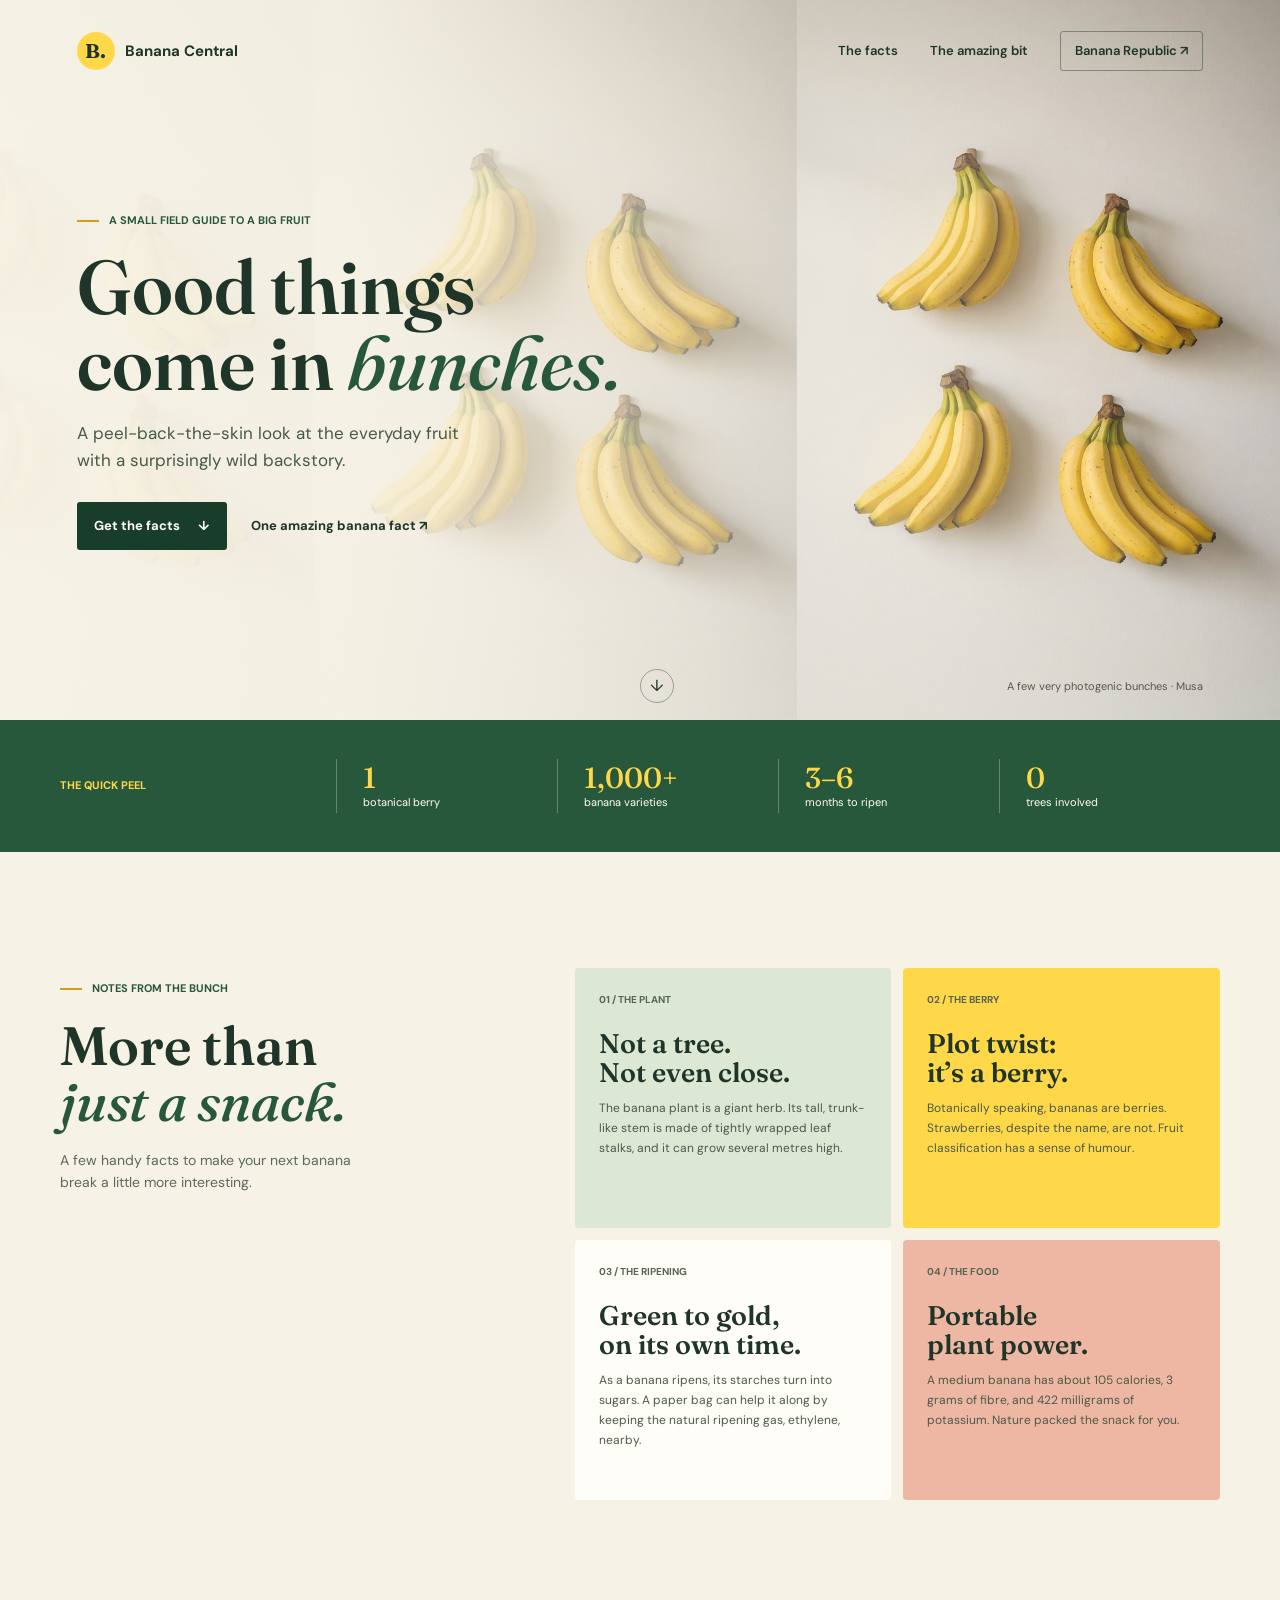
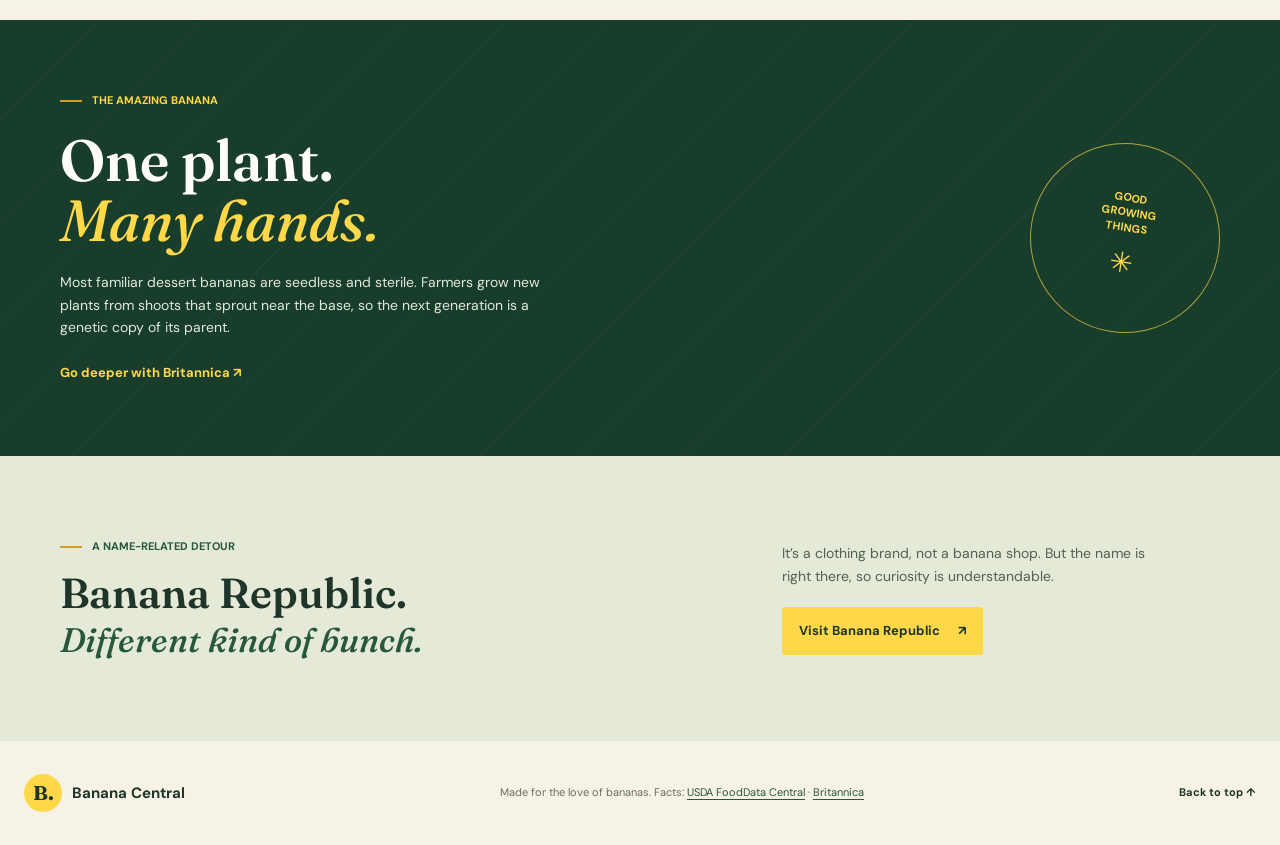
<file: index.html>
<!DOCTYPE html>
<html lang="en">
<head>
    <meta charset="UTF-8">
    <meta name="viewport" content="width=device-width, initial-scale=1.0">
    <meta name="theme-color" content="#f6f2e5">
    <meta name="description" content="A bright little field guide to bananas: how they grow, what is inside, and a few surprising facts.">
    <title>Banana Central — A Field Guide to Bananas</title>
    <link rel="preconnect" href="https://fonts.googleapis.com">
    <link rel="preconnect" href="https://fonts.gstatic.com" crossorigin>
    <link href="https://fonts.googleapis.com/css2?family=DM+Sans:wght@400;500;600;700&family=Fraunces:opsz,wght@9..144,500;9..144,600;9..144,700&display=swap" rel="stylesheet">
    <link rel="stylesheet" href="style.css">
</head>
<body>
    <header class="hero" id="top">
        <nav class="site-nav" aria-label="Main navigation">
            <a class="wordmark" href="#top" aria-label="Banana Central home"><span class="mark" aria-hidden="true">B.</span> Banana Central</a>
            <div class="nav-links">
                <a href="#field-notes">The facts</a>
                <a href="#amazing">The amazing bit</a>
                <a class="nav-escape" href="https://bananarepublic.gapcanada.ca/" target="_blank" rel="noopener noreferrer">Banana Republic <span aria-hidden="true">↗</span></a>
            </div>
        </nav>

        <div class="hero-copy">
            <p class="eyebrow"><span></span> A small field guide to a big fruit</p>
            <h1>Good things<br>come in <em>bunches.</em></h1>
            <p class="hero-intro">A peel-back-the-skin look at the everyday fruit with a surprisingly wild backstory.</p>
            <div class="hero-actions">
                <a class="button button-dark" href="#field-notes">Get the facts <span aria-hidden="true">↓</span></a>
                <a class="text-link" href="#amazing">One amazing banana fact <span aria-hidden="true">↗</span></a>
            </div>
        </div>
        <p class="photo-note">A few very photogenic bunches · Musa</p>
        <a class="scroll-cue" href="#field-notes" aria-label="Scroll to banana facts">↓</a>
    </header>

    <main>
        <section class="fact-band" aria-label="Banana quick facts">
            <div class="fact-band-inner">
                <p class="band-label">The quick peel</p>
                <p><strong>1</strong><span>botanical berry</span></p>
                <p><strong>1,000+</strong><span>banana varieties</span></p>
                <p><strong>3–6</strong><span>months to ripen</span></p>
                <p><strong>0</strong><span>trees involved</span></p>
            </div>
        </section>

        <section class="field-notes section-wrap" id="field-notes">
            <div class="section-heading">
                <p class="eyebrow"><span></span> Notes from the bunch</p>
                <h2>More than<br><em>just a snack.</em></h2>
                <p class="section-intro">A few handy facts to make your next banana break a little more interesting.</p>
            </div>
            <div class="notes-grid">
                <article class="note note-green">
                    <span class="note-number">01 / THE PLANT</span>
                    <h3>Not a tree.<br>Not even close.</h3>
                    <p>The banana plant is a giant herb. Its tall, trunk-like stem is made of tightly wrapped leaf stalks, and it can grow several metres high.</p>
                </article>
                <article class="note note-yellow">
                    <span class="note-number">02 / THE BERRY</span>
                    <h3>Plot twist:<br>it’s a berry.</h3>
                    <p>Botanically speaking, bananas are berries. Strawberries, despite the name, are not. Fruit classification has a sense of humour.</p>
                </article>
                <article class="note note-white">
                    <span class="note-number">03 / THE RIPENING</span>
                    <h3>Green to gold,<br>on its own time.</h3>
                    <p>As a banana ripens, its starches turn into sugars. A paper bag can help it along by keeping the natural ripening gas, ethylene, nearby.</p>
                </article>
                <article class="note note-pink">
                    <span class="note-number">04 / THE FOOD</span>
                    <h3>Portable<br>plant power.</h3>
                    <p>A medium banana has about 105 calories, 3 grams of fibre, and 422 milligrams of potassium. Nature packed the snack for you.</p>
                </article>
            </div>
        </section>

        <section class="amazing" id="amazing">
            <div class="amazing-content">
                <p class="eyebrow eyebrow-light"><span></span> The amazing banana</p>
                <h2>One plant.<br><em>Many hands.</em></h2>
                <p>Most familiar dessert bananas are seedless and sterile. Farmers grow new plants from shoots that sprout near the base, so the next generation is a genetic copy of its parent.</p>
                <a class="light-link" href="https://www.britannica.com/plant/banana-plant" target="_blank" rel="noopener noreferrer">Go deeper with Britannica <span aria-hidden="true">↗</span></a>
            </div>
            <div class="amazing-stamp" aria-hidden="true"><span>GOOD<br>GROWING<br>THINGS</span><b>✳</b></div>
        </section>

        <section class="republic section-wrap" aria-labelledby="republic-title">
            <div>
                <p class="eyebrow"><span></span> A name-related detour</p>
                <h2 id="republic-title">Banana Republic.<br><em>Different kind of bunch.</em></h2>
            </div>
            <div class="republic-cta">
                <p>It’s a clothing brand, not a banana shop. But the name is right there, so curiosity is understandable.</p>
                <a class="button button-yellow" href="https://bananarepublic.gapcanada.ca/" target="_blank" rel="noopener noreferrer">Visit Banana Republic <span aria-hidden="true">↗</span></a>
            </div>
        </section>
    </main>

    <footer class="site-footer">
        <a class="wordmark" href="#top"><span class="mark" aria-hidden="true">B.</span> Banana Central</a>
        <p>Made for the love of bananas. Facts: <a href="https://fdc.nal.usda.gov/" target="_blank" rel="noopener noreferrer">USDA FoodData Central</a> · <a href="https://www.britannica.com/plant/banana-plant" target="_blank" rel="noopener noreferrer">Britannica</a></p>
        <a class="back-top" href="#top">Back to top ↑</a>
    </footer>
</body>
</html>
</file>
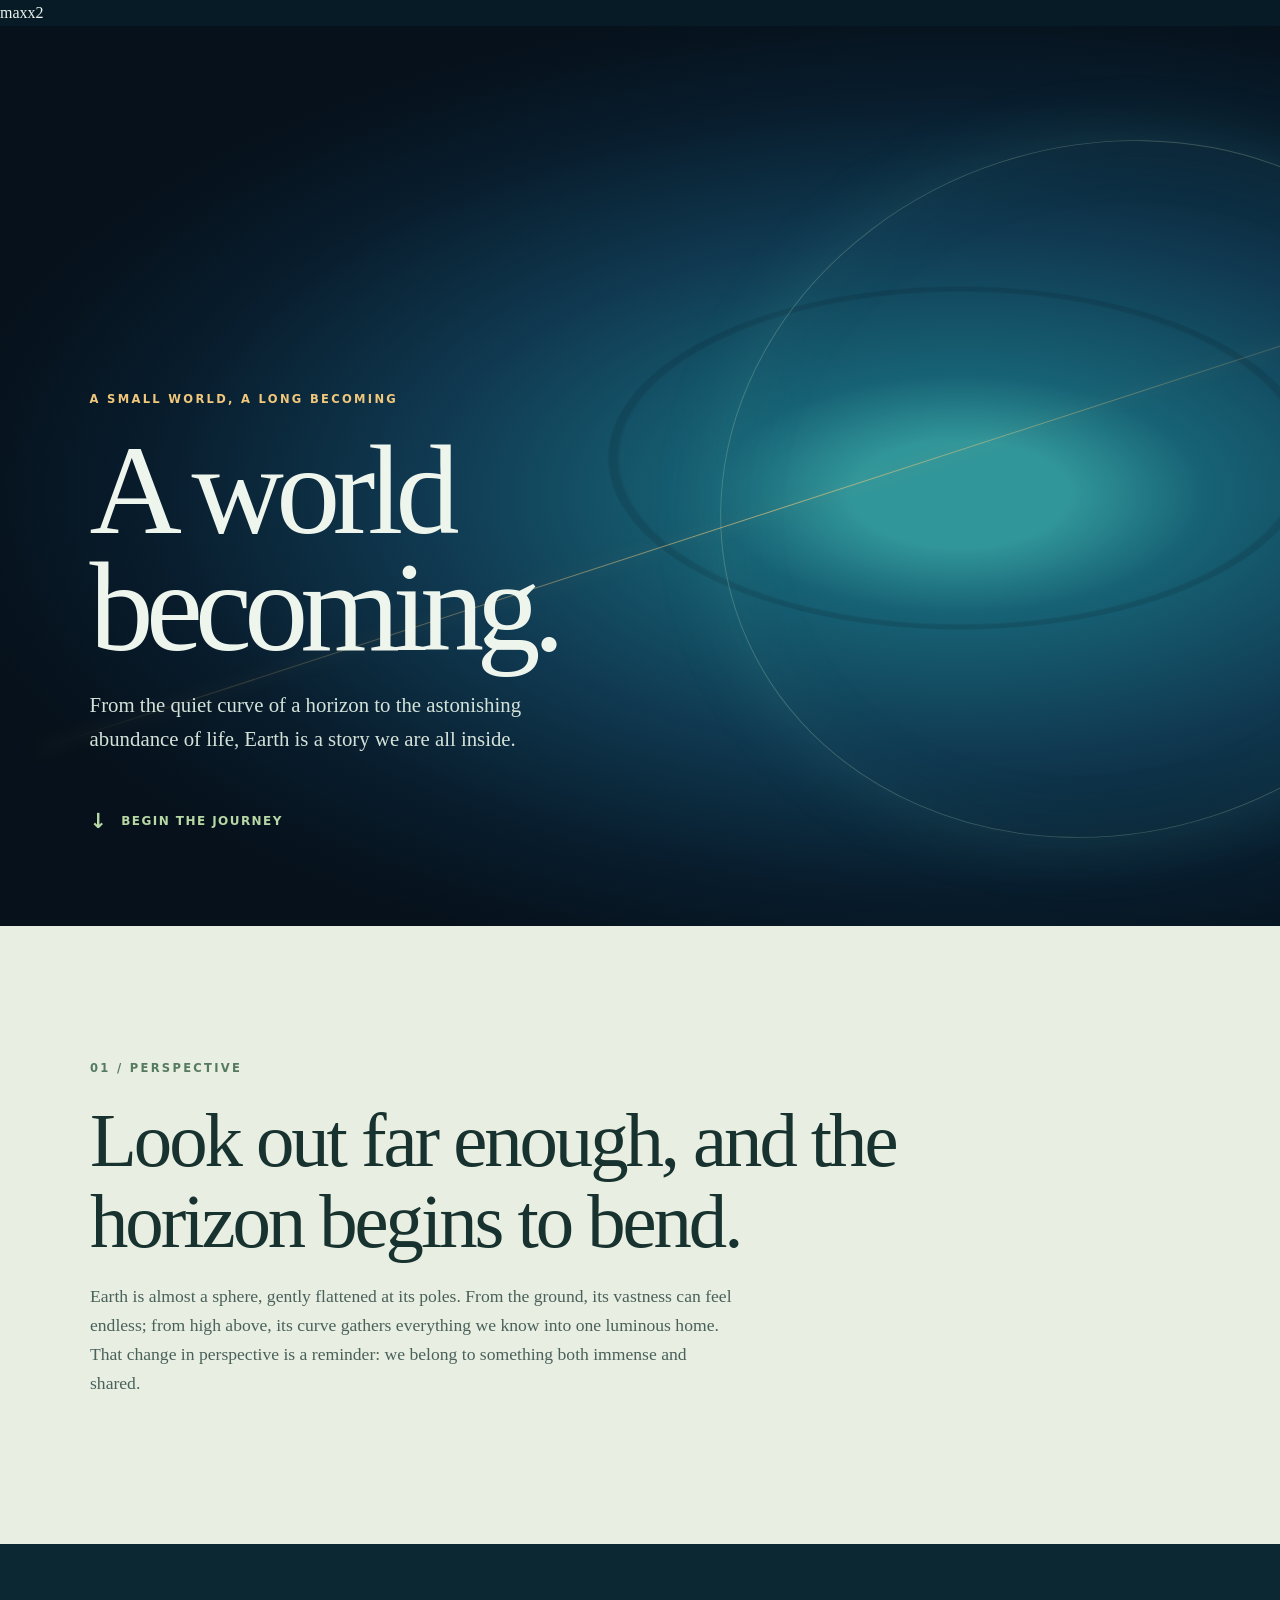
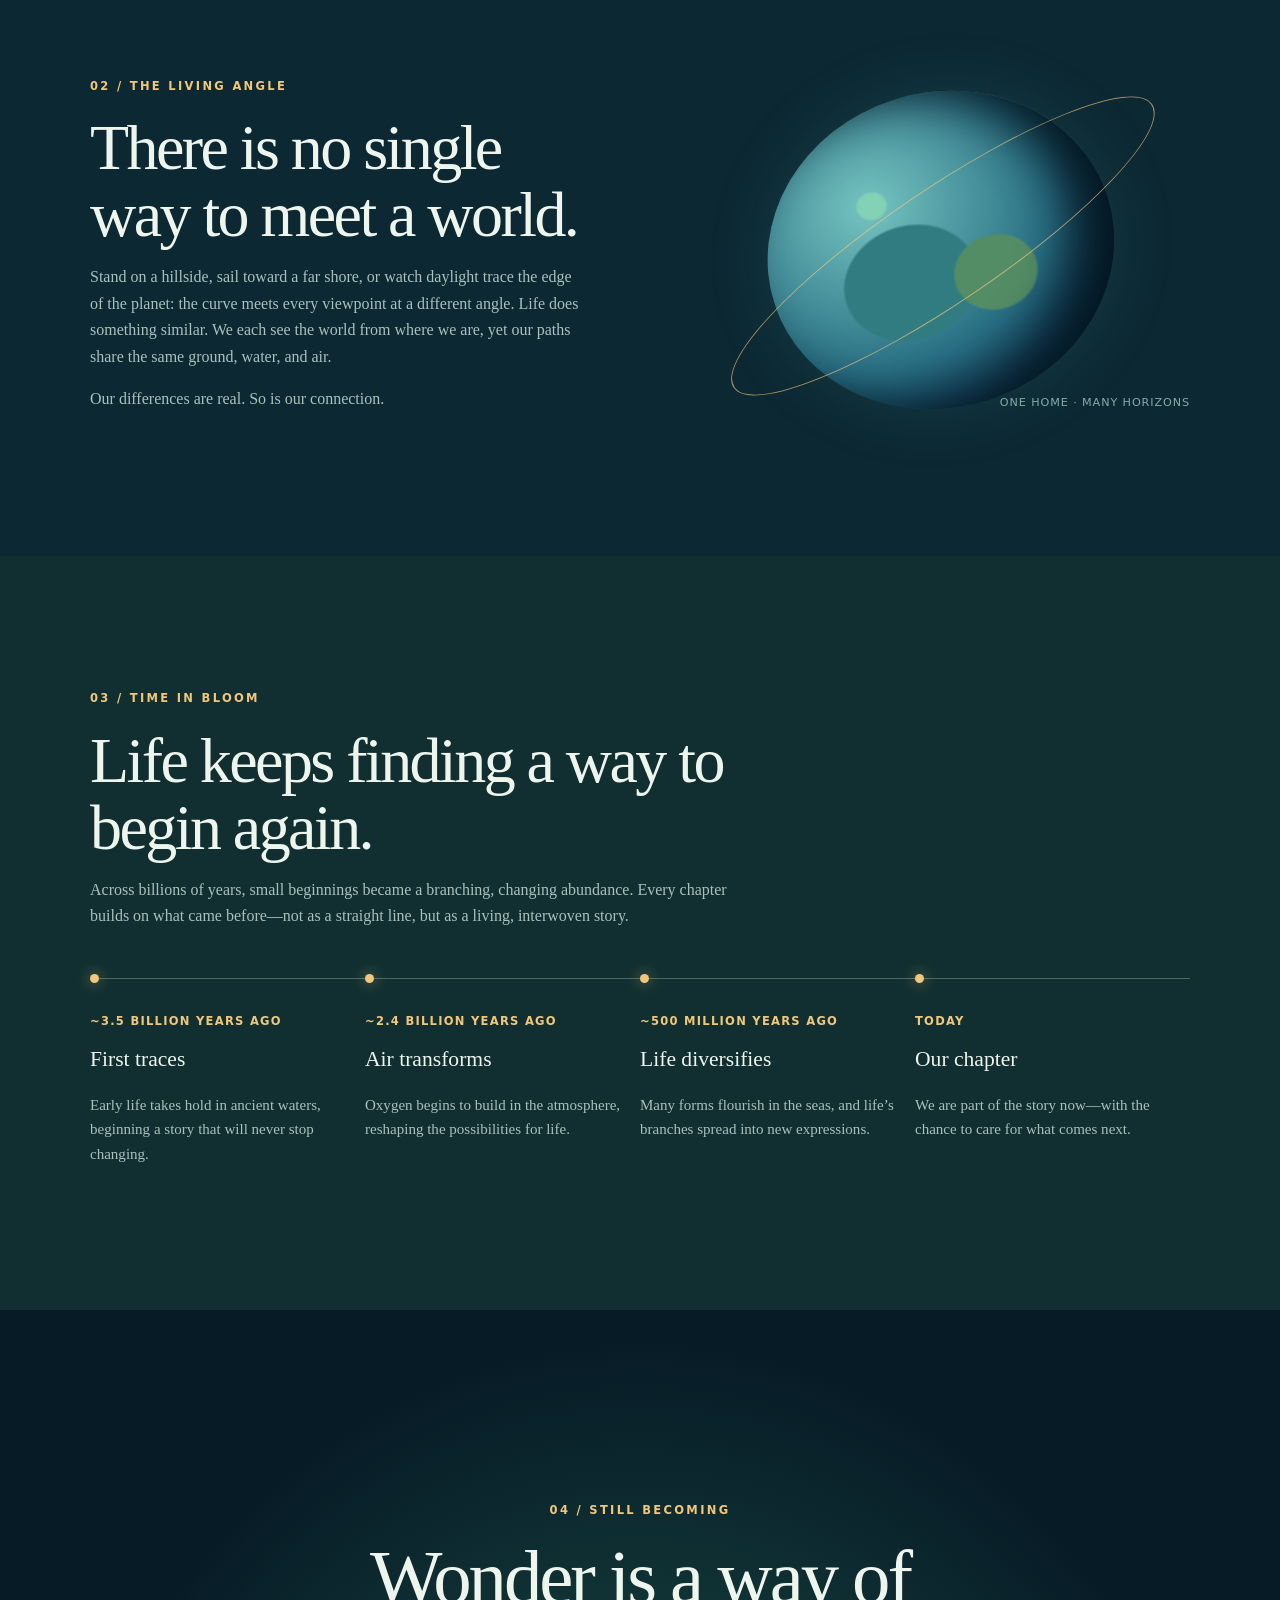
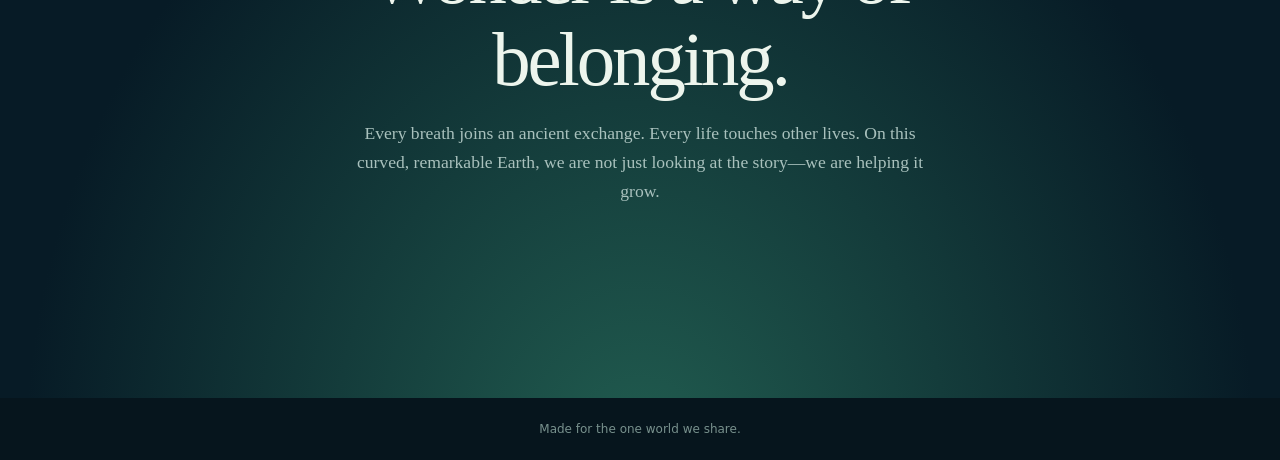
<file: maxx2.html>
<!doctype html>
<html lang="en">
<head>maxx2
	<meta charset="utf-8">
	<meta name="viewport" content="width=device-width, initial-scale=1">
	<meta name="theme-color" content="#071b26">
	<title>A World Becoming — Earth, Life & Time</title>
	<style>
		:root {
			color-scheme: dark;
			--ink: #edf5ed;
			--muted: #a9c1bd;
			--sea: #071b26;
			--green: #b7d7a4;
			--gold: #f0c77b;
		}
		* { box-sizing: border-box; }
		html { scroll-behavior: smooth; }
		body {
			margin: 0;
			color: var(--ink);
			background: var(--sea);
			font-family: Georgia, "Times New Roman", serif;
			line-height: 1.65;
		}
		a { color: inherit; }
		.hero {
			min-height: 100svh;
			position: relative;
			display: grid;
			align-items: end;
			overflow: hidden;
			padding: clamp(2rem, 7vw, 7rem);
			background:
				radial-gradient(ellipse at 75% 48%, transparent 0 25%, rgba(3, 12, 19, .14) 25.3% 25.8%, transparent 26%),
				radial-gradient(ellipse at 75% 52%, #31969a 0 8%, #176275 18%, #103a52 39%, #081c2c 60%, #06111b 75%);
		}
		.hero::before {
			content: "";
			position: absolute;
			width: min(80vw, 780px);
			aspect-ratio: 1;
			border-radius: 50%;
			top: 8%; right: -17%;
			border: 1px solid rgba(201, 233, 204, .25);
			box-shadow: 0 0 80px rgba(90, 197, 181, .12), inset 0 0 80px rgba(90, 197, 181, .08);
			transform: rotate(-18deg) scaleY(.88);
		}
		.hero::after {
			content: "";
			position: absolute;
			width: 120%; height: 1px;
			right: -20%; top: 54%;
			background: linear-gradient(90deg, transparent, rgba(240, 199, 123, .65), transparent);
			transform: rotate(-18deg);
			box-shadow: 0 0 18px rgba(240, 199, 123, .45);
		}
		.hero-copy { position: relative; z-index: 1; max-width: 720px; }
		.eyebrow, .section-label {
			color: var(--gold);
			font: 600 .72rem/1.4 system-ui, sans-serif;
			letter-spacing: .2em;
			text-transform: uppercase;
		}
		h1 { font-size: clamp(3.6rem, 10vw, 8rem); line-height: .92; font-weight: 400; letter-spacing: -.06em; margin: 1.3rem 0; }
		.hero p { color: #d3e2d9; max-width: 490px; font-size: clamp(1.05rem, 2vw, 1.3rem); }
		.scroll { display: inline-flex; gap: .8rem; align-items: center; margin-top: 2rem; color: var(--green); text-decoration: none; font: 600 .75rem system-ui, sans-serif; letter-spacing: .12em; text-transform: uppercase; }
		.scroll::before { content: "↓"; font-size: 1.3rem; }
		main { overflow: hidden; }
		section { padding: clamp(4.5rem, 10vw, 9rem) max(7vw, calc((100vw - 1100px) / 2)); }
		.intro { background: #e8eee1; color: #18332f; }
		.intro .section-label { color: #557a62; }
		.intro h2, .closing h2 { max-width: 850px; margin: 1.2rem 0; font-size: clamp(2.4rem, 6vw, 5.2rem); line-height: 1.06; font-weight: 400; letter-spacing: -.04em; }
		.intro p { max-width: 650px; color: #49615a; font-size: 1.1rem; }
		.curve { background: #0c2833; position: relative; }
		.curve-grid { display: grid; grid-template-columns: 1fr 1fr; gap: clamp(2rem, 8vw, 7rem); align-items: center; }
		.curve h2, .timeline h2 { font-size: clamp(2.5rem, 5vw, 4.5rem); line-height: 1.05; font-weight: 400; letter-spacing: -.04em; margin: 1rem 0; }
		.curve p, .timeline p { color: var(--muted); }
		.orbit-art { min-height: 340px; position: relative; display: grid; place-items: center; }
		.orbit {
			width: min(70vw, 350px); aspect-ratio: 1; border-radius: 50%;
			background: radial-gradient(circle at 35% 30%, #83d2b5 0 4%, transparent 5%), radial-gradient(ellipse at 63% 62%, #538d66 0 13%, transparent 14%), radial-gradient(ellipse at 39% 57%, #317c80 0 22%, transparent 23%), radial-gradient(circle at 34% 30%, #75c4c0, #286e83 55%, #123a55 75%);
			box-shadow: inset -35px -10px 55px #041722, 0 0 70px rgba(95, 191, 176, .13);
			transform: rotate(-18deg) scaleY(.9);
		}
		.orbit::after { content: ""; position: absolute; width: 145%; height: 35%; left: -22%; top: 31%; border: 1px solid rgba(241, 199, 123, .7); border-radius: 50%; transform: rotate(-18deg); }
		.caption { position: absolute; bottom: 1rem; right: 0; color: #87aaa8; font: .7rem system-ui, sans-serif; letter-spacing: .08em; }
		.timeline { background: #112f31; }
		.timeline-intro { max-width: 650px; margin-bottom: 3rem; }
		.steps { display: grid; grid-template-columns: repeat(4, 1fr); border-top: 1px solid rgba(183, 215, 164, .35); }
		.step { padding: 1.5rem 1.2rem 0 0; position: relative; }
		.step::before { content: ""; display: block; width: 9px; height: 9px; border-radius: 50%; background: var(--gold); margin-top: -1.82rem; margin-bottom: 1.5rem; box-shadow: 0 0 14px rgba(240, 199, 123, .6); }
		.step time { color: var(--gold); font: 600 .72rem system-ui, sans-serif; letter-spacing: .11em; text-transform: uppercase; }
		.step h3 { font-size: 1.35rem; font-weight: 400; margin: .55rem 0; }
		.step p { font-size: .94rem; }
		.closing { text-align: center; background: radial-gradient(ellipse at 50% 110%, #215d50, #071b26 68%); padding-block: clamp(6rem, 15vw, 12rem); }
		.closing .section-label { display: block; }
		.closing h2 { margin-inline: auto; }
		.closing p { max-width: 570px; margin: 0 auto; color: var(--muted); font-size: 1.1rem; }
		footer { padding: 1.5rem; text-align: center; color: #78918d; font: .75rem system-ui, sans-serif; background: #06151d; }
		@media (max-width: 700px) {
			.hero { min-height: 90svh; }
			.hero::before { width: 100vw; top: 10%; right: -45%; }
			.curve-grid { grid-template-columns: 1fr; }
			.orbit-art { min-height: 290px; }
			.steps { grid-template-columns: 1fr 1fr; row-gap: 2.5rem; }
			.step { padding-right: 1rem; }
		}
		@media (prefers-reduced-motion: reduce) { html { scroll-behavior: auto; } }
	</style>
</head>
<body>
	<header class="hero">
		<div class="hero-copy">
			<span class="eyebrow">A small world, a long becoming</span>
			<h1>A world<br>becoming.</h1>
			<p>From the quiet curve of a horizon to the astonishing abundance of life, Earth is a story we are all inside.</p>
			<a class="scroll" href="#perspective">Begin the journey</a>
		</div>
	</header>

	<main>
		<section class="intro" id="perspective">
			<span class="section-label">01 / Perspective</span>
			<h2>Look out far enough, and the horizon begins to bend.</h2>
			<p>Earth is almost a sphere, gently flattened at its poles. From the ground, its vastness can feel endless; from high above, its curve gathers everything we know into one luminous home. That change in perspective is a reminder: we belong to something both immense and shared.</p>
		</section>

		<section class="curve">
			<div class="curve-grid">
				<div>
					<span class="section-label">02 / The living angle</span>
					<h2>There is no single way to meet a world.</h2>
					<p>Stand on a hillside, sail toward a far shore, or watch daylight trace the edge of the planet: the curve meets every viewpoint at a different angle. Life does something similar. We each see the world from where we are, yet our paths share the same ground, water, and air.</p>
					<p>Our differences are real. So is our connection.</p>
				</div>
				<div class="orbit-art" role="img" aria-label="An illustrated blue-green Earth crossed by a softly glowing horizon line">
					<div class="orbit"></div>
					<span class="caption">ONE HOME · MANY HORIZONS</span>
				</div>
			</div>
		</section>

		<section class="timeline">
			<div class="timeline-intro">
				<span class="section-label">03 / Time in bloom</span>
				<h2>Life keeps finding a way to begin again.</h2>
				<p>Across billions of years, small beginnings became a branching, changing abundance. Every chapter builds on what came before—not as a straight line, but as a living, interwoven story.</p>
			</div>
			<div class="steps">
				<article class="step">
					<time>~3.5 billion years ago</time>
					<h3>First traces</h3>
					<p>Early life takes hold in ancient waters, beginning a story that will never stop changing.</p>
				</article>
				<article class="step">
					<time>~2.4 billion years ago</time>
					<h3>Air transforms</h3>
					<p>Oxygen begins to build in the atmosphere, reshaping the possibilities for life.</p>
				</article>
				<article class="step">
					<time>~500 million years ago</time>
					<h3>Life diversifies</h3>
					<p>Many forms flourish in the seas, and life’s branches spread into new expressions.</p>
				</article>
				<article class="step">
					<time>Today</time>
					<h3>Our chapter</h3>
					<p>We are part of the story now—with the chance to care for what comes next.</p>
				</article>
			</div>
		</section>

		<section class="closing">
			<span class="section-label">04 / Still becoming</span>
			<h2>Wonder is a way of belonging.</h2>
			<p>Every breath joins an ancient exchange. Every life touches other lives. On this curved, remarkable Earth, we are not just looking at the story—we are helping it grow.</p>
		</section>
	</main>
	<footer>Made for the one world we share.</footer>
</body>
</html>
</file>
<file: style.css>
:root {
    color-scheme: light;
    --ink: #203529;
    --leaf: #28583c;
    --leaf-dark: #193d2b;
    --banana: #ffd84a;
    --paper: #f6f2e5;
    --white: #fffdf7;
    --rose: #edb7a3;
    --serif: "Fraunces", Georgia, serif;
    --sans: "DM Sans", sans-serif;
}

* {
    box-sizing: border-box;
}

html {
    scroll-behavior: smooth;
}

body {
    margin: 0;
    background: var(--paper);
    color: var(--ink);
    font-family: var(--sans);
    font-size: 16px;
    line-height: 1.6;
}

a {
    color: inherit;
}

a:focus-visible {
    outline: 3px solid #bc4f38;
    outline-offset: 4px;
}

.hero {
    position: relative;
    display: flex;
    min-height: 720px;
    flex-direction: column;
    overflow: hidden;
    padding: 24px clamp(24px, 6vw, 92px) 0;
    background-color: #e7e1d3;
    background-image:
        linear-gradient(90deg, rgba(246, 242, 229, 0.98) 0%, rgba(246, 242, 229, 0.94) 27%, rgba(246, 242, 229, 0.56) 52%, rgba(246, 242, 229, 0.04) 100%),
        linear-gradient(0deg, rgba(246, 242, 229, 0.32), transparent 28%),
        url("image.png");
    background-position: center, center, right center;
    background-size: cover, cover, auto 100%;
}

.site-nav,
.site-footer {
    display: flex;
    width: min(100%, 1280px);
    align-items: center;
    justify-content: space-between;
    margin: 0 auto;
}

.site-nav {
    min-height: 54px;
}

.wordmark {
    display: inline-flex;
    align-items: center;
    gap: 10px;
    color: var(--ink);
    font-size: 15px;
    font-weight: 700;
    text-decoration: none;
}

.mark {
    display: grid;
    width: 38px;
    height: 38px;
    place-items: center;
    border-radius: 50%;
    background: var(--banana);
    font-family: var(--serif);
    font-size: 20px;
}

.nav-links {
    display: flex;
    align-items: center;
    gap: 32px;
    font-size: 13px;
    font-weight: 600;
}

.nav-links a,
.text-link,
.light-link,
.back-top {
    text-decoration: none;
}

.nav-links a:hover,
.text-link:hover,
.light-link:hover,
.back-top:hover {
    text-decoration: underline;
    text-underline-offset: 4px;
}

.nav-escape {
    padding: 9px 14px;
    border: 1px solid rgba(32, 53, 41, 0.42);
    border-radius: 3px;
}

.hero-copy {
    width: min(620px, 62%);
    margin: auto 0;
    padding: 92px 0 128px;
    animation: arrive 700ms ease-out both;
}

.eyebrow {
    display: flex;
    align-items: center;
    gap: 10px;
    margin: 0 0 20px;
    color: var(--leaf);
    font-size: 11px;
    font-weight: 700;
    text-transform: uppercase;
}

.eyebrow > span {
    width: 22px;
    height: 2px;
    background: #d29d1c;
}

h1,
h2,
h3,
p {
    margin-top: 0;
}

h1,
h2,
h3 {
    font-family: var(--serif);
    font-weight: 600;
    letter-spacing: 0;
}

h1 {
    margin-bottom: 20px;
    font-size: 76px;
    line-height: 0.99;
}

h1 em,
h2 em {
    color: var(--leaf);
    font-weight: 500;
}

.hero-intro {
    max-width: 400px;
    margin-bottom: 28px;
    color: #48594a;
    font-size: 17px;
}

.hero-actions {
    display: flex;
    align-items: center;
    gap: 24px;
    flex-wrap: wrap;
}

.button {
    display: inline-flex;
    min-height: 48px;
    align-items: center;
    justify-content: center;
    gap: 18px;
    padding: 11px 17px;
    border-radius: 3px;
    font-size: 13px;
    font-weight: 700;
    text-decoration: none;
    transition: transform 160ms ease, background-color 160ms ease;
}

.button:hover {
    transform: translateY(-2px);
}

.button-dark {
    background: var(--leaf-dark);
    color: var(--white);
}

.button-dark:hover {
    background: #102f20;
}

.text-link {
    font-size: 13px;
    font-weight: 700;
}

.photo-note {
    position: absolute;
    right: clamp(24px, 6vw, 92px);
    bottom: 24px;
    margin: 0;
    color: #57574d;
    font-size: 11px;
}

.scroll-cue {
    position: absolute;
    bottom: 17px;
    left: 50%;
    display: grid;
    width: 34px;
    height: 34px;
    place-items: center;
    border: 1px solid rgba(32, 53, 41, 0.38);
    border-radius: 50%;
    text-decoration: none;
}

.fact-band {
    background: var(--leaf);
    color: var(--white);
}

.fact-band-inner {
    display: grid;
    width: min(100% - 48px, 1160px);
    min-height: 132px;
    grid-template-columns: 1.25fr repeat(4, 1fr);
    align-items: center;
    margin: 0 auto;
}

.fact-band-inner > p {
    display: flex;
    min-height: 54px;
    flex-direction: column;
    justify-content: center;
    margin: 0;
    padding-left: 26px;
    border-left: 1px solid rgba(255, 253, 247, 0.28);
}

.fact-band-inner .band-label {
    padding-left: 0;
    border-left: 0;
    color: var(--banana);
    font-size: 11px;
    font-weight: 700;
    text-transform: uppercase;
}

.fact-band-inner strong {
    color: var(--banana);
    font-family: var(--serif);
    font-size: 29px;
    font-weight: 500;
    line-height: 1.15;
}

.fact-band-inner span {
    font-size: 11px;
}

.section-wrap {
    width: min(100% - 48px, 1160px);
    margin-right: auto;
    margin-left: auto;
}

.field-notes {
    display: grid;
    grid-template-columns: 0.78fr 1.22fr;
    gap: clamp(42px, 8vw, 112px);
    padding-top: 116px;
    padding-bottom: 120px;
    scroll-margin-top: 24px;
}

.section-heading {
    align-self: start;
    padding-top: 12px;
}

.section-heading h2,
.amazing h2,
.republic h2 {
    margin-bottom: 18px;
    font-size: 54px;
    line-height: 1.05;
}

.section-intro {
    max-width: 310px;
    color: #5e695d;
    font-size: 14px;
}

.notes-grid {
    display: grid;
    grid-template-columns: repeat(2, minmax(0, 1fr));
    gap: 12px;
}

.note {
    min-height: 260px;
    padding: 24px;
    border-radius: 4px;
}

.note-green {
    background: #dce7d4;
}

.note-yellow {
    background: var(--banana);
}

.note-white {
    background: var(--white);
}

.note-pink {
    background: var(--rose);
}

.note-number {
    display: block;
    margin-bottom: 21px;
    color: #566555;
    font-size: 10px;
    font-weight: 700;
}

.note h3 {
    margin-bottom: 12px;
    font-size: 27px;
    line-height: 1.08;
}

.note p {
    margin-bottom: 0;
    color: #4b594c;
    font-size: 12px;
    line-height: 1.65;
}

.amazing {
    position: relative;
    display: flex;
    min-height: 420px;
    align-items: center;
    justify-content: space-between;
    overflow: hidden;
    padding: 72px max(calc((100vw - 1160px) / 2), 48px);
    background-color: var(--leaf-dark);
    background-image: repeating-linear-gradient(135deg, transparent 0, transparent 70px, rgba(255, 255, 255, 0.025) 71px, rgba(255, 255, 255, 0.025) 72px);
    color: var(--white);
    scroll-margin-top: 20px;
}

.amazing-content {
    position: relative;
    z-index: 1;
    width: min(560px, 70%);
}

.eyebrow-light {
    color: var(--banana);
}

.amazing h2 {
    margin-bottom: 20px;
    font-size: 58px;
}

.amazing h2 em {
    color: var(--banana);
}

.amazing-content > p:not(.eyebrow) {
    max-width: 510px;
    margin-bottom: 20px;
    color: #e0e9dd;
    font-size: 14px;
}

.light-link {
    display: inline-block;
    color: var(--banana);
    font-size: 13px;
    font-weight: 700;
}

.amazing-stamp {
    display: flex;
    width: 190px;
    height: 190px;
    flex: 0 0 auto;
    flex-direction: column;
    align-items: center;
    justify-content: center;
    gap: 7px;
    border: 1px solid rgba(255, 216, 74, 0.66);
    border-radius: 50%;
    color: var(--banana);
    text-align: center;
    transform: rotate(9deg);
}

.amazing-stamp span {
    font-size: 11px;
    font-weight: 700;
    line-height: 1.35;
}

.amazing-stamp b {
    font-size: 28px;
    font-weight: 400;
}

.republic {
    display: grid;
    width: 100%;
    max-width: none;
    grid-template-columns: 1.2fr 0.8fr;
    align-items: center;
    gap: 64px;
    padding: 82px max(calc((100vw - 1160px) / 2), 48px);
    background: #e5e9d8;
}

.republic .eyebrow {
    margin-bottom: 15px;
}

.republic h2 {
    margin: 0;
    font-size: 42px;
}

.republic h2 em {
    font-size: 34px;
}

.republic-cta p {
    max-width: 370px;
    margin-bottom: 20px;
    color: #526250;
    font-size: 14px;
}

.button-yellow {
    background: var(--banana);
    color: var(--ink);
}

.button-yellow:hover {
    background: #f4ca2f;
}

.site-footer {
    min-height: 104px;
    gap: 20px;
    padding: 20px 24px;
}

.site-footer p {
    margin: 0;
    color: #657063;
    font-size: 11px;
    text-align: center;
}

.site-footer p a {
    color: var(--leaf);
    text-underline-offset: 3px;
}

.back-top {
    flex: 0 0 auto;
    font-size: 11px;
    font-weight: 700;
}

@keyframes arrive {
    from {
        opacity: 0;
        transform: translateY(14px);
    }

    to {
        opacity: 1;
        transform: translateY(0);
    }
}

@media (max-width: 900px) {
    .hero {
        min-height: 680px;
        background-position: center, center, right center;
    }

    .hero-copy {
        width: min(590px, 78%);
    }

    .nav-links {
        gap: 18px;
    }

    .fact-band-inner {
        grid-template-columns: repeat(4, 1fr);
        padding: 24px 0;
    }

    .fact-band-inner .band-label {
        grid-column: 1 / -1;
        min-height: auto;
        margin-bottom: 15px;
    }

    .fact-band-inner > p:nth-child(2) {
        padding-left: 0;
        border-left: 0;
    }

    .field-notes {
        grid-template-columns: 1fr;
        gap: 35px;
        padding-top: 82px;
        padding-bottom: 84px;
    }

    .section-heading h2 br {
        display: none;
    }

    .section-intro {
        max-width: 480px;
    }

    .amazing {
        padding-right: 48px;
        padding-left: 48px;
    }

    .republic {
        gap: 36px;
    }
}

@media (max-width: 620px) {
    .hero {
        min-height: 720px;
        padding-right: 22px;
        padding-left: 22px;
        background-image:
            linear-gradient(90deg, rgba(246, 242, 229, 0.96), rgba(246, 242, 229, 0.76) 65%, rgba(246, 242, 229, 0.32)),
            linear-gradient(0deg, rgba(246, 242, 229, 0.42), transparent 35%),
            url("image.png");
        background-position: center, center, right center;
    }

    .site-nav {
        align-items: flex-start;
        flex-direction: column;
        gap: 16px;
    }

    .nav-links {
        width: 100%;
        flex-wrap: wrap;
        gap: 10px 18px;
        font-size: 12px;
    }

    .nav-escape {
        padding: 4px 8px;
    }

    .hero-copy {
        width: 100%;
        margin: auto 0;
        padding: 54px 0 100px;
    }

    h1 {
        font-size: 58px;
    }

    .hero-intro {
        max-width: 330px;
        font-size: 15px;
    }

    .hero-actions {
        align-items: flex-start;
        flex-direction: column;
        gap: 16px;
    }

    .photo-note {
        right: 20px;
        bottom: 17px;
        font-size: 9px;
    }

    .scroll-cue {
        bottom: 12px;
        left: 20px;
    }

    .fact-band-inner {
        width: calc(100% - 40px);
        grid-template-columns: repeat(2, 1fr);
        gap: 17px 0;
        padding: 24px 0;
    }

    .fact-band-inner .band-label {
        margin-bottom: 0;
    }

    .fact-band-inner > p:nth-child(4) {
        padding-left: 0;
        border-left: 0;
    }

    .fact-band-inner strong {
        font-size: 26px;
    }

    .section-wrap {
        width: calc(100% - 40px);
    }

    .field-notes {
        padding-top: 68px;
        padding-bottom: 68px;
    }

    .section-heading h2,
    .amazing h2 {
        font-size: 46px;
    }

    .section-heading h2 br {
        display: initial;
    }

    .notes-grid {
        grid-template-columns: 1fr;
    }

    .note {
        min-height: 0;
        padding: 24px;
    }

    .note-number {
        margin-bottom: 15px;
    }

    .note h3 br {
        display: none;
    }

    .amazing {
        min-height: 0;
        padding: 64px 24px;
    }

    .amazing-content {
        width: 100%;
    }

    .amazing-stamp {
        position: absolute;
        right: 15px;
        bottom: 17px;
        width: 82px;
        height: 82px;
        opacity: 0.65;
    }

    .amazing-stamp span {
        font-size: 7px;
    }

    .amazing-stamp b {
        font-size: 15px;
    }

    .amazing-content > p:not(.eyebrow) {
        max-width: 440px;
        padding-right: 8px;
    }

    .republic {
        width: 100%;
        grid-template-columns: 1fr;
        gap: 25px;
        padding: 60px 24px;
    }

    .republic h2 {
        font-size: 36px;
    }

    .republic h2 em {
        font-size: 28px;
    }

    .site-footer {
        align-items: flex-start;
        flex-direction: column;
        gap: 14px;
        padding: 24px 20px;
    }

    .site-footer p {
        text-align: left;
    }
}

@media (prefers-reduced-motion: reduce) {
    html {
        scroll-behavior: auto;
    }

    *,
    *::before,
    *::after {
        animation-duration: 0.01ms !important;
        transition-duration: 0.01ms !important;
    }
}
</file>
